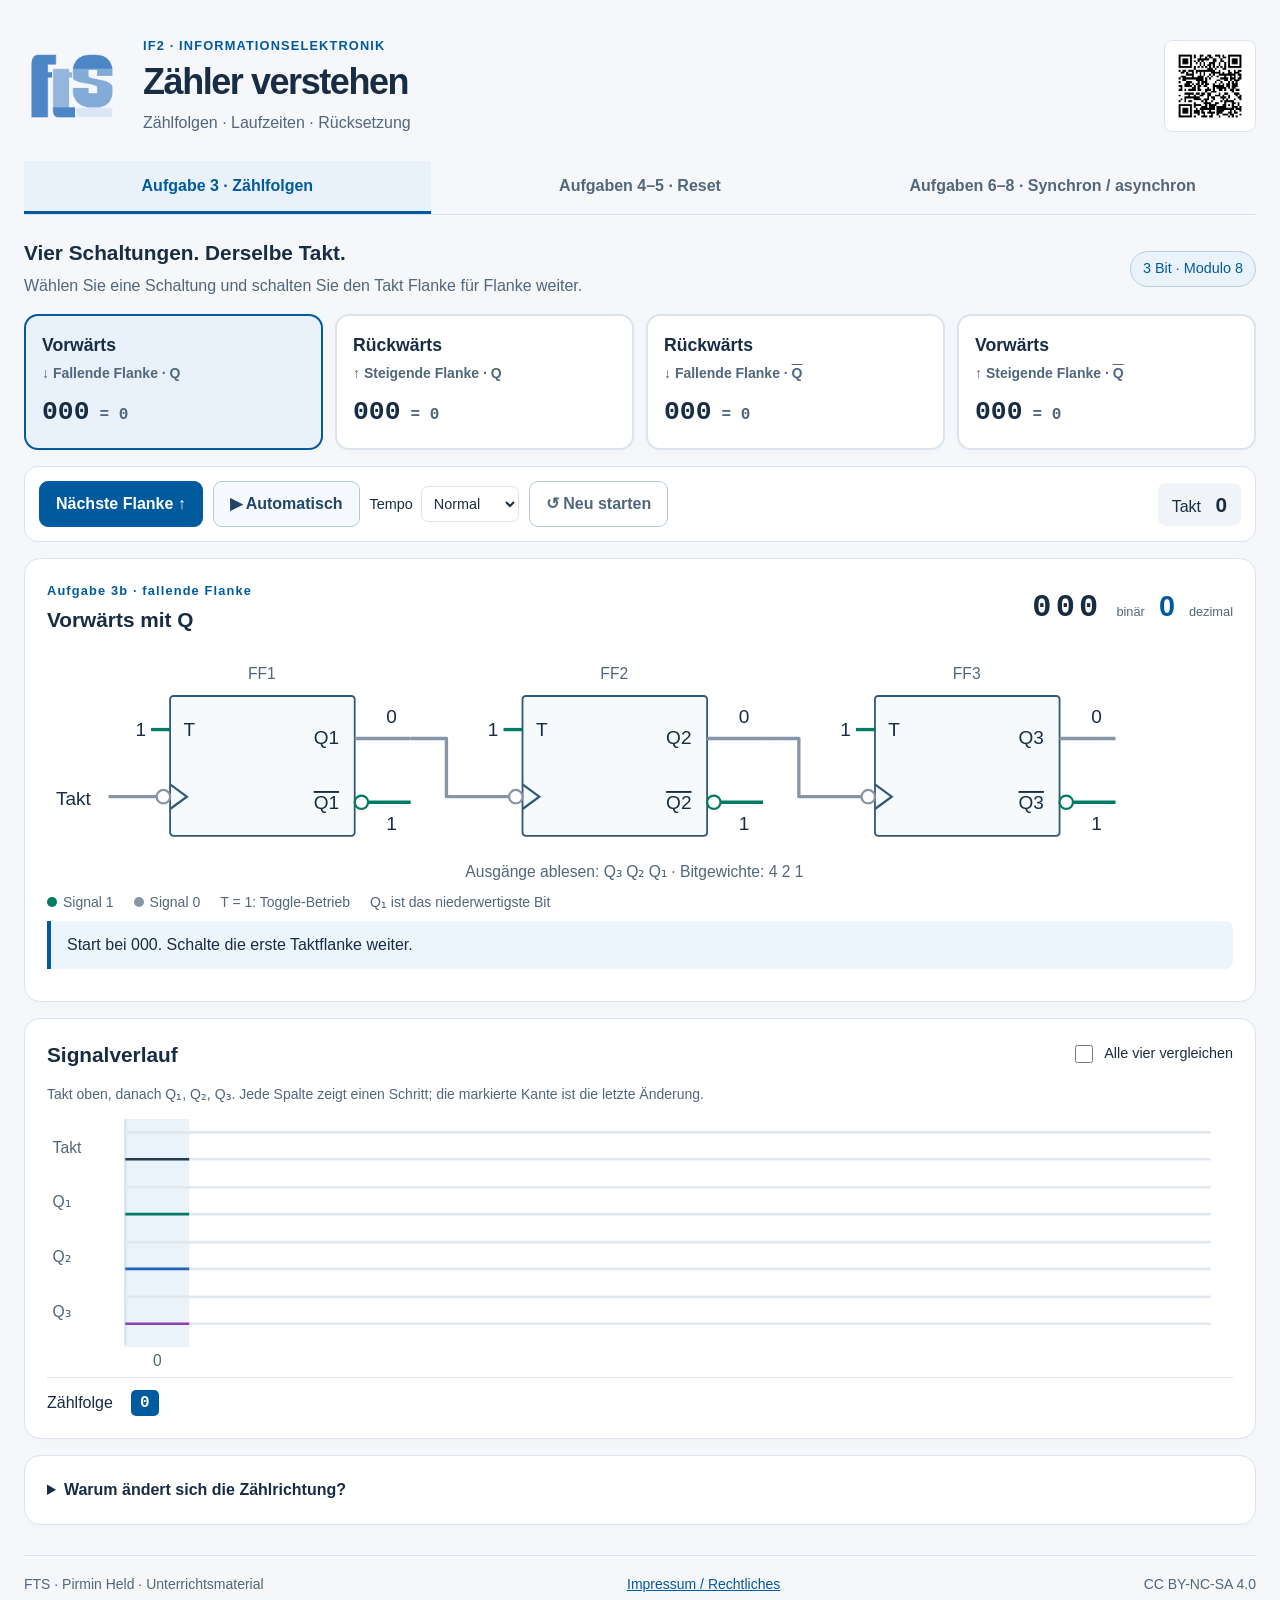
<file: index.html>
<!DOCTYPE html>
<html lang="de">
<head>
<meta charset="utf-8">
<meta name="viewport" content="width=device-width,initial-scale=1">
<meta name="description" content="Interaktive Zähler für den Unterricht: vier T-Flipflop-Schaltungen, Taktflanken, Signalverläufe und synchroner oder asynchroner Reset.">
<title>Zähler verstehen · FTS Informationselektronik</title>
<link rel="stylesheet" href="style.css">
<link rel="stylesheet" href="compare.css">
<script src="counter.js" defer></script>
<script src="app.js" defer></script>
<script src="compare-model.js" defer></script>
<script src="compare-ui.js" defer></script>
</head>
<body>
<div class="wrap">
<header class="masthead">
<img class="logo" src="FTS_logo.png" alt="Staatliche Feintechnikschule" width="110" height="86">
<div class="heading"><span class="eyebrow">IF2 · INFORMATIONSELEKTRONIK</span><h1>Zähler verstehen</h1><p>Zählfolgen · Laufzeiten · Rücksetzung</p></div>
<div class="qr-area"><img id="qr-code" src="QR_Code.png" alt="QR-Code zur Homepage" width="110" height="110" hidden><div id="qr-fallback" class="qr-placeholder" aria-label="Platzhalter für den späteren QR-Code"><span>QR</span><small>Platzhalter</small></div></div>
</header>
<nav class="tabs" aria-label="Lernbereiche">
<button id="tab-counters" class="tab selected" aria-pressed="true">Aufgabe 3 · Zählfolgen</button>
<button id="tab-reset" class="tab" aria-pressed="false">Aufgaben 4–5 · Reset</button>
<button id="tab-comparison" class="tab" aria-pressed="false">Aufgaben 6–8 · Synchron / asynchron</button>
</nav>
<main>
<section id="counter-panel" aria-labelledby="counter-heading">
<div class="section-head"><div><h2 id="counter-heading">Vier Schaltungen. Derselbe Takt.</h2><p>Wählen Sie eine Schaltung und schalten Sie den Takt Flanke für Flanke weiter.</p></div><span class="badge">3 Bit · Modulo 8</span></div>
<div id="variants" class="variant-grid"></div>
<div class="toolbar">
<button id="step" class="primary">Nächste Flanke ↑</button>
<button id="play" aria-pressed="false">▶ Automatisch</button>
<label class="speed">Tempo <select id="speed"><option value="1400">Langsam</option><option value="800" selected>Normal</option><option value="400">Schnell</option></select></label>
<button id="restart" class="quiet">↺ Neu starten</button>
<span id="clock-pill" class="clock-pill">Takt <b>0</b></span>
</div>
<div class="card schematic-card">
<div class="section-head"><div><span id="case-label" class="eyebrow"></span><h2 id="circuit-title"></h2></div><div id="value" class="value" aria-label="Aktueller Zählerstand"></div></div>
<div id="schematic" class="diagram-scroll"></div>
<div class="legend"><span><i class="swatch high"></i> Signal 1</span><span><i class="swatch low"></i> Signal 0</span><span>T = 1: Toggle-Betrieb</span><span>Q₁ ist das niederwertigste Bit</span></div>
<p id="event" class="event" role="status" aria-live="polite"></p>
<div id="chain" class="chain"></div>
</div>
<div class="card waveform-card">
<div class="section-head"><h2>Signalverlauf</h2><label class="check"><input id="compare" type="checkbox"> Alle vier vergleichen</label></div>
<p class="small">Takt oben, danach Q₁, Q₂, Q₃. Jede Spalte zeigt einen Schritt; die markierte Kante ist die letzte Änderung.</p>
<div id="waves"></div>
<div class="sequence-row"><span>Zählfolge</span><div id="sequence" class="sequence"></div></div>
</div>
<details class="card explanation"><summary>Warum ändert sich die Zählrichtung?</summary>
<p>FF1 reagiert auf den externen Takt. FF2 wird von Q₁ oder <span class="over">Q</span>₁ getaktet, FF3 entsprechend von der zweiten Stufe. Jedes T-Flipflop wechselt an seiner aktiven Flanke den Zustand.</p>
<p>Eine steigende Flanke an <span class="over">Q</span> ist eine fallende Flanke an Q. Deshalb kehrt sich beim Wechsel der Weiterleitung die Zählrichtung um. Ändert man gleichzeitig Flanke und Weiterleitung, bleibt die Richtung erhalten.</p>
<table><caption>Zuordnung bei Ablesen von Q₃Q₂Q₁</caption><thead><tr><th>Aktive Flanke</th><th>Weiterleitung</th><th>Zählrichtung</th></tr></thead><tbody><tr><td>fallend</td><td>Q</td><td>vorwärts</td></tr><tr><td>steigend</td><td>Q</td><td>rückwärts</td></tr><tr><td>fallend</td><td><span class="over">Q</span></td><td>rückwärts</td></tr><tr><td>steigend</td><td><span class="over">Q</span></td><td>vorwärts</td></tr></tbody></table>
<p class="small">Idealisierte Darstellung: Reale Asynchronzähler schalten mit kurzen Laufzeiten nacheinander. Hier zeigt das Diagramm die stabilen Zustände ohne diese Verzögerungen; die Ereigniskette nennt ihre Reihenfolge.</p>
</details>
</section>
<section id="reset-panel" hidden aria-labelledby="reset-heading">
<div class="section-head"><div><h2 id="reset-heading">Reset: sofort oder erst an der Flanke?</h2><p>Ein synchroner 2-Bit-Vorwärtszähler zählt 0 → 1 → 2 → 3 → 0.</p></div><span class="badge">2 Bit · Modulo 4</span></div>
<div class="card reset-settings">
<fieldset><legend>Art der Rücksetzung</legend><label><input type="radio" name="reset-mode" value="sync" checked> Synchron</label><label><input type="radio" name="reset-mode" value="async"> Asynchron</label></fieldset>
<p id="reset-rule">R = 1 wird erst an der nächsten steigenden Taktflanke übernommen.</p>
</div>
<div class="toolbar">
<button id="reset-step" class="primary">Nächste Flanke ↑</button>
<button id="reset-toggle" aria-pressed="false">Reset R = 0</button>
<button id="reset-pulse">Kurzer Resetimpuls</button>
<button id="reset-start" class="quiet">↺ Neu starten</button>
</div>
<div class="card">
<div class="section-head"><h2>Ausgangszustand</h2><div id="reset-value" class="value"></div></div>
<div id="reset-diagram" class="diagram-scroll"></div>
<p id="reset-event" class="event" role="status" aria-live="polite">Zählen Sie zunächst einige Flanken weiter. Setzen Sie dann R auf 1.</p>
<div id="reset-wave"></div>
<p class="small">Q₁ hat hier das Bitgewicht 2, Q₀ das Bitgewicht 1. Ein kurzer Resetimpuls liegt vollständig zwischen zwei Taktflanken. Die Taktung wird während des Impulses nicht verändert. Jede Spalte steht für ein Bedienereignis, nicht für eine feste Zeitdauer.</p>
</div>
<div class="card tryout"><h2>Gemeinsam ausprobieren</h2><ol><li>Zählen Sie bis 2. Aktivieren Sie R zwischen zwei Taktflanken: Ändert sich Q sofort?</li><li>Schalten Sie bis zur nächsten steigenden Flanke. Lassen Sie R zunächst auf 1.</li><li>Starten Sie neu und vergleichen Sie einen kurzen Resetimpuls bei synchroner und asynchroner Rücksetzung.</li></ol><p><strong>Merke:</strong> Die Zählerstufen sind hier synchron getaktet. „Asynchroner Reset“ beschreibt ausschließlich die Rücksetzung.</p></div>
</section>

<section id="comparison-panel" hidden aria-labelledby="comparison-heading">
<div class="section-head"><div><span class="worksheet-tag">AUFGABEN 6 &amp; 7</span><h2 id="comparison-heading">Derselbe Zählschritt. Zwei Taktwege.</h2><p class="compare-intro">Untersuchen Sie, wann die Ausgänge umschalten. Beide Zähler reagieren auf fallende Flanken; Q₁ ist das niederwertigste Bit.</p></div><span class="badge">3 Bit · 10 ns pro Flipflop</span></div>
<div class="toolbar comparison-controls">
<label for="compare-start">Startzustand <select id="compare-start"><option value="0">000 · 0</option><option value="1">001 · 1</option><option value="2">010 · 2</option><option value="3" selected>011 · 3</option><option value="4">100 · 4</option><option value="5">101 · 5</option><option value="6">110 · 6</option><option value="7">111 · 7</option></select></label>
<button id="compare-step" class="primary">+10 ns weiter</button><button id="compare-play" aria-pressed="false">▶ Langsam abspielen</button><button id="compare-next" disabled>Nächster Zählvorgang</button><button id="compare-restart" class="quiet">↺ Beispiel 011 → 100</button>
</div>
<div class="time-range"><label for="compare-range">Zeit nach der Taktflanke</label><input id="compare-range" type="range" min="0" max="30" step="10" value="0"><output id="compare-time" for="compare-range" class="time-value">t = 0 ns</output></div>
<div class="compare-grid">
<article class="card"><div class="counter-kind"><div><span class="kind-label">A · Asynchron</span><h3>Takt von Stufe zu Stufe</h3></div></div><div id="async-circuit" class="diagram-scroll"></div><div id="async-bits" class="large-bits" aria-label="Asynchroner Zählerstand"></div><p id="async-decimal" class="reading-note"></p><p id="async-status" class="event compare-status" role="status"></p><div id="async-waves" class="diagram-scroll"></div></article>
<article class="card"><div class="counter-kind"><div><span class="kind-label">B · Synchron</span><h3>Ein gemeinsamer Takt</h3></div></div><div id="sync-circuit" class="diagram-scroll"></div><div id="sync-bits" class="large-bits" aria-label="Synchroner Zählerstand"></div><p id="sync-decimal" class="reading-note"></p><p id="sync-status" class="event compare-status" role="status"></p><div id="sync-waves" class="diagram-scroll"></div></article>
</div>
<div class="time-steps" aria-label="Zeitpunkt wählen"><button id="time-0" aria-pressed="true">0 ns</button><button id="time-10" aria-pressed="false">10 ns</button><button id="time-20" aria-pressed="false">20 ns</button><button id="time-30" aria-pressed="false">30 ns</button></div>
<p id="compare-summary" class="comparison-summary" role="status"></p>
<p class="study-note"><strong>Modell wie auf dem Blatt:</strong> Alle Flipflops haben 10 ns Ausgangsverzögerung. Leitungs- und Gatterlaufzeiten werden vernachlässigt. Beim synchronen Zähler sind die T-Werte <em>vor</em> der Flanke entscheidend. Reale synchrone Zähler können wegen unterschiedlicher Ausgangsverzögerungen ebenfalls kurze Zwischenzustände zeigen.</p>
<details class="card"><summary><strong>Zustandstabelle zum gewählten Übergang aufdecken</strong></summary><div class="table-scroll"><table><caption>Zustände jeweils unmittelbar nach dem angegebenen Zeitpunkt</caption><thead><tr><th>Zeit</th><th>A: asynchron</th><th>B: synchron</th></tr></thead><tbody id="transition-rows"></tbody></table></div></details>
<details class="card"><summary><strong>Gegenüberstellung: Zähleraufbau</strong></summary><div class="table-scroll"><table><thead><tr><th>Merkmal</th><th>Asynchron</th><th>Synchron</th></tr></thead><tbody><tr><th>Taktquelle FF1</th><td>Externer Takt</td><td>Externer Takt</td></tr><tr><th>Taktquelle FF2 / FF3</th><td>Q₁ / Q₂</td><td>Externer Takt für beide</td></tr><tr><th>T-Eingänge</th><td>Alle 1</td><td>1; Q₁; Q₁ ∧ Q₂</td></tr><tr><th>Zustandswechsel</th><td>Nacheinander, ausgelöst durch die Vorgängerstufe</td><td>Ausgelöst durch dieselbe externe Taktflanke</td></tr><tr><th>Stabile Zählfolge</th><td colspan="2">000 → 001 → 010 → 011 → 100 → 101 → 110 → 111 → 000</td></tr></tbody></table></div></details>
<section class="card" aria-labelledby="parallel-heading"><span class="worksheet-tag">AUFGABE 8 · ANSCHLUSS AN AUFGABEN 4 &amp; 5</span><h2 id="parallel-heading">Gleicher Zähleraufbau, unterschiedliche Resetart</h2><p>Beide 2-Bit-Zähler sind <strong>synchron aufgebaut</strong> und zählen an steigenden Flanken. Links ist der Reset synchron, rechts asynchron. Hier gilt wie im bisherigen Blatt: Q₁Q₀ mit Bitgewichten 2 und 1.</p>
<div class="compare-reset-values"><div class="reset-reading"><h3>Synchroner Reset</h3><strong id="parallel-sync">10 = 2</strong><p>Wirkt an der aktiven Taktflanke.</p></div><div class="reset-reading"><h3>Asynchroner Reset</h3><strong id="parallel-async">10 = 2</strong><p>Wirkt unabhängig vom Takt.</p></div></div>
<div class="toolbar"><button id="parallel-pulse" class="primary">Kurzer Resetimpuls</button><button id="parallel-toggle" aria-pressed="false">Reset R = 0</button><button id="parallel-edge">Steigende Taktflanke ↑</button><button id="parallel-restart" class="quiet">↺ Beide auf 2</button></div>
<p id="parallel-status" class="event" role="status"></p><p class="small">R ist aktiv-high. R = 1 hält den asynchronen Zähler auf 00. Der kurze Impuls beginnt und endet zwischen zwei aktiven Flanken. Resetimpulse sind ausreichend lang; Laufzeiten werden hier vernachlässigt.</p>
<div class="table-scroll"><table class="compare-reset-table"><caption>Letzte Bedienereignisse · Zustände nach dem Ereignis</caption><thead><tr><th>Ereignis</th><th>R</th><th>Reset synchron</th><th>Reset asynchron</th></tr></thead><tbody id="parallel-rows"></tbody></table></div>
</section>
<section class="card" aria-labelledby="quiz-heading"><h2 id="quiz-heading">Zwei Begriffe sauber trennen</h2><div class="quiz-grid"><label for="quiz-clock">Woran erkennt man den synchronen Zähleraufbau?<select id="quiz-clock"><option value="">Bitte wählen</option><option value="common">Alle Flipflops erhalten denselben Takt.</option><option value="instant">Die Ausgänge haben keine Laufzeit.</option></select></label><label for="quiz-reset">Kann ein synchroner Zähler einen asynchronen Reset haben?<select id="quiz-reset"><option value="">Bitte wählen</option><option value="yes">Ja, Aufbau und Resetart sind unabhängig.</option><option value="no">Nein, beide müssen synchron sein.</option></select></label></div><p><button id="quiz-check">Antworten prüfen</button></p><p id="quiz-feedback" class="quiz-feedback" role="status"></p></section>
</section>

<noscript><div class="card">Bitte JavaScript aktivieren, um die Zähler zu bedienen.</div></noscript>
</main>
<footer><span>FTS · Pirmin Held · Unterrichtsmaterial</span><a href="impressum.html">Impressum / Rechtliches</a><span>CC BY-NC-SA 4.0</span></footer>
</div>
</body>
</html>
</file>
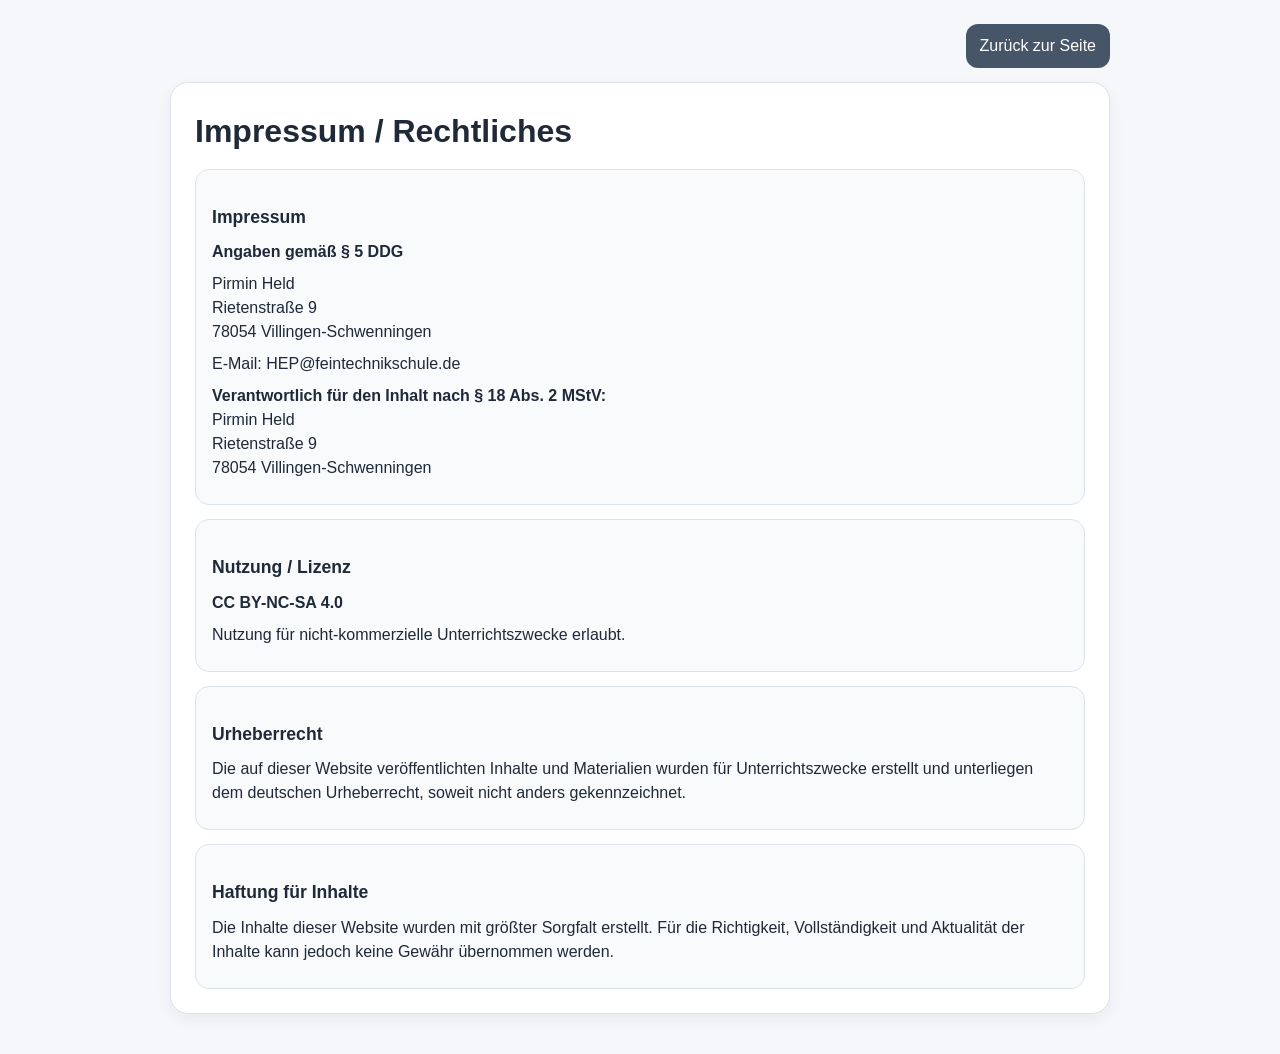
<file: impressum.html>
<!DOCTYPE html>
<html lang="de">
<head>
  <meta charset="UTF-8" />
  <meta name="viewport" content="width=device-width, initial-scale=1.0" />
  <title>Impressum / Rechtliches</title>
  <style>
    :root{
      --bg:#f5f7fb;
      --card:#ffffff;
      --text:#1f2937;
      --muted:#6b7280;
      --border:#dbe3ee;
      --accent:#2563eb;
    }
    *{box-sizing:border-box}
    body{
      margin:0;
      font-family:Arial, Helvetica, sans-serif;
      background:var(--bg);
      color:var(--text);
      line-height:1.5;
    }
    .wrap{
      max-width:980px;
      margin:0 auto;
      padding:24px 20px 40px;
    }
    .top-actions{
      display:flex;
      justify-content:flex-end;
      margin-bottom:14px;
    }
    .backlink{
      color:white;
      background:#475569;
      padding:10px 14px;
      border-radius:12px;
      text-decoration:none;
      display:inline-block;
    }
    .legal{
      background:#fff;
      border:1px solid var(--border);
      border-radius:18px;
      padding:24px;
      box-shadow:0 6px 16px rgba(31,41,55,.06);
    }
    h1,h2{margin:0 0 10px}
    h1{font-size:2rem}
    h2{font-size:1.1rem; margin-top:18px}
    .card{
      background:#f8fafc;
      border:1px solid var(--border);
      border-radius:14px;
      padding:16px;
      margin-top:14px;
    }
    p{margin:8px 0}
    @media (max-width:700px){
      h1{font-size:1.6rem}
    }
  </style>
</head>
<body>
  <div class="wrap">
    <div class="top-actions">
      <a href="index.html" class="backlink">Zurück zur Seite</a>
    </div>

    <section class="legal">
      <h1>Impressum / Rechtliches</h1>

      <div class="card">
        <h2>Impressum</h2>
        <p><strong>Angaben gemäß § 5 DDG</strong></p>
        <p>
          Pirmin Held<br>
          Rietenstraße 9<br>
          78054 Villingen-Schwenningen
        </p>
        <p>E-Mail: HEP@feintechnikschule.de</p>
        <p>
          <strong>Verantwortlich für den Inhalt nach § 18 Abs. 2 MStV:</strong><br>
          Pirmin Held<br>
          Rietenstraße 9<br>
          78054 Villingen-Schwenningen
        </p>
      </div>

      <div class="card">
        <h2>Nutzung / Lizenz</h2>
        <p><strong>CC BY-NC-SA 4.0</strong></p>
        <p>Nutzung für nicht-kommerzielle Unterrichtszwecke erlaubt.</p>
      </div>

      <div class="card">
        <h2>Urheberrecht</h2>
        <p>Die auf dieser Website veröffentlichten Inhalte und Materialien wurden für Unterrichtszwecke erstellt und unterliegen dem deutschen Urheberrecht, soweit nicht anders gekennzeichnet.</p>
      </div>

      <div class="card">
        <h2>Haftung für Inhalte</h2>
        <p>Die Inhalte dieser Website wurden mit größter Sorgfalt erstellt. Für die Richtigkeit, Vollständigkeit und Aktualität der Inhalte kann jedoch keine Gewähr übernommen werden.</p>
      </div>
    </section>
  </div>
</body>
</html>
</file>
<file: style.css>
:root{--bg:#f5f7fb;--card:#fff;--text:#182c43;--muted:#52667c;--border:#dbe3ee;--accent:#005a9e;--high:#007b65;--low:#8695a7;--soft:#e9f2fb;--q1:#007b65;--q2:#2262b8;--q3:#8b3fb0}
button:disabled{opacity:.5;cursor:not-allowed}
.qr-area{flex-shrink:0}.qr-area img{display:block;width:110px;height:110px;object-fit:contain;background:white;padding:6px;border:1px solid var(--border);border-radius:8px}
*{box-sizing:border-box}body{margin:0;background:var(--bg);color:var(--text);font:16px/1.5 'Segoe UI',Arial,sans-serif}.wrap{max-width:1440px;margin:auto;padding:24px}h1,h2,h3,p{margin:0}h1{font-size:2.25rem;line-height:1.2;letter-spacing:-.04em}h2{font-size:1.3rem;line-height:1.3}p{margin-top:8px}.masthead{display:flex;align-items:center;gap:24px;padding:12px 0 26px}.logo{object-fit:contain;width:95px;height:76px}.heading{flex:1}.heading p{color:var(--muted)}.eyebrow{display:block;color:var(--accent);font-size:.8rem;letter-spacing:.09em;font-weight:700;margin-bottom:5px}.qr-placeholder{width:88px;height:88px;border:2px dashed #94a8ba;border-radius:12px;display:grid;place-content:center;text-align:center;color:var(--muted);background:white}.qr-placeholder span{font-size:1.55rem;font-weight:700}.qr-placeholder small{font-size:.75rem}.tabs{display:flex;gap:6px;border-bottom:1px solid var(--border);margin-bottom:24px}.tab{background:transparent;border:0;border-bottom:3px solid transparent;border-radius:0;padding:13px 22px;color:var(--muted)}.tab.selected{color:var(--accent);border-color:var(--accent);background:#e9f2fb}.section-head{display:flex;justify-content:space-between;align-items:center;gap:16px;margin-bottom:16px}.section-head p{color:var(--muted)}.badge{border:1px solid #b8cede;background:#eaf3fa;padding:6px 12px;border-radius:999px;white-space:nowrap;font-size:.9rem;color:var(--accent)}.variant-grid{display:grid;grid-template-columns:repeat(4,1fr);gap:12px}.variant{background:white;text-align:left;padding:16px;border:2px solid var(--border);border-radius:14px;position:relative;color:var(--text);box-shadow:0 3px 10px #18344b04}.variant.selected{border-color:var(--accent);background:var(--soft)}.variant small{display:block;color:var(--muted);font-size:.875rem;margin:4px 0}.variant strong{font-size:1.1rem}.variant .reading{display:flex;align-items:baseline;gap:10px;font-family:Consolas,monospace;margin-top:9px}.variant .reading b{font-size:1.65rem}.variant .reading span{color:var(--muted)}.over{text-decoration:overline}.toolbar{display:flex;align-items:center;gap:10px;flex-wrap:wrap;background:#fff;border:1px solid var(--border);border-radius:14px;padding:14px;margin:16px 0}button,select{font:inherit}button{padding:10px 16px;border:1px solid #b5c8d9;border-radius:9px;background:#f6faff;color:#214666;cursor:pointer;font-weight:600;min-height:44px}button:hover{background:#dfeef9}button:focus-visible,select:focus-visible,input:focus-visible,summary:focus-visible,a:focus-visible{outline:3px solid #dc8a00;outline-offset:3px}button.primary{background:var(--accent);border-color:var(--accent);color:white}button.primary:hover{background:#004678}button[aria-pressed=true]:not(.tab):not(.variant){background:#dcf4ed;border-color:var(--high);color:#005a48}.quiet{background:white;color:var(--muted)}select{padding:8px;border:1px solid var(--border);border-radius:7px;background:white;color:var(--text)}.speed{display:flex;align-items:center;gap:8px;font-size:.9rem}.clock-pill{margin-left:auto;padding:6px 14px;border-radius:8px;background:#f0f4f9}.clock-pill b{font-size:1.3rem;margin-left:10px}.card{padding:22px;border-radius:16px;border:1px solid var(--border);background:var(--card);box-shadow:0 4px 15px #15374f04;margin:16px 0}.value{display:flex;align-items:baseline;gap:14px;white-space:nowrap}.value .binary{font:700 2rem Consolas,monospace;letter-spacing:.13em}.value .decimal{color:var(--accent);font-size:1.8rem;font-weight:700}.value small{color:var(--muted);font-size:.8rem}.diagram-scroll{overflow-x:auto}.circuit{display:block;width:100%;min-width:650px;max-height:245px}.circuit text{font-family:'Segoe UI',Arial,sans-serif;font-size:17px;fill:var(--text)}.circuit .wire{fill:none;stroke-width:3;stroke-linejoin:round}.circuit .box{fill:#f7fafc;stroke:#315777;stroke-width:1.6}.circuit .small-label{font-size:14px;fill:var(--muted)}.legend{display:flex;gap:20px;flex-wrap:wrap;color:var(--muted);font-size:.875rem;margin:8px 0}.legend span{display:flex;align-items:center;gap:6px}.swatch{width:10px;height:10px;border-radius:50%;display:inline-block}.swatch.high{background:var(--high)}.swatch.low{background:var(--low)}.event{padding:12px 16px;background:#edf5fc;border-left:4px solid var(--accent);border-radius:0 8px 8px 0;min-height:48px}.chain{display:flex;gap:8px;flex-wrap:wrap;margin-top:10px}.chain span{font-size:.9rem;padding:4px 10px;border:1px solid var(--border);border-radius:6px}.small{font-size:.875rem;color:var(--muted)}.check{display:flex;gap:8px;align-items:center;font-size:.9rem}input[type=checkbox],input[type=radio]{width:18px;height:18px;accent-color:var(--accent)}.wave-scroll{overflow-x:auto;margin-top:14px}.wave{display:block;width:100%;min-width:640px}.wave text{font:14px 'Segoe UI',Arial,sans-serif;fill:var(--muted)}.wave-title{font-size:1rem;margin-top:14px}.wave path{stroke-linejoin:round;fill:none;stroke-width:2.4}.sequence-row{display:flex;gap:18px;align-items:center;border-top:1px solid var(--border);padding-top:12px;margin-top:8px}.sequence{display:flex;gap:7px;flex-wrap:wrap;font:600 1rem Consolas,monospace}.sequence span{background:#edf3f8;min-width:28px;padding:4px 8px;text-align:center;border-radius:5px}.sequence span:last-child{background:var(--accent);color:white}.explanation summary{cursor:pointer;font-weight:700}.explanation p{max-width:1000px;margin-top:15px}table{width:100%;border-collapse:collapse;margin-top:20px}caption{text-align:left;font-weight:600;padding-bottom:8px}th,td{text-align:left;border:1px solid var(--border);padding:10px}th{background:#edf4fb}.reset-settings{display:flex;align-items:center;gap:32px;flex-wrap:wrap}fieldset{border:0;margin:0;padding:0}legend{font-weight:700;margin-bottom:8px}fieldset label{margin-right:20px;display:inline-flex;align-items:center;gap:6px}.tryout li{margin:8px 0}footer{display:flex;gap:20px;justify-content:space-between;flex-wrap:wrap;border-top:1px solid var(--border);margin-top:30px;padding:18px 0;color:var(--muted);font-size:.875rem}a{color:var(--accent)}[hidden]{display:none!important}@media(max-width:900px){.variant-grid{grid-template-columns:repeat(2,1fr)}.wrap{padding:16px}.section-head{align-items:flex-start}.clock-pill{margin-left:0}.card{padding:16px}}@media(max-width:540px){h1{font-size:1.75rem}.masthead{gap:12px}.logo{width:60px;height:60px}.qr-placeholder{width:64px;height:72px;flex-shrink:0}.heading p{font-size:.875rem}.eyebrow{font-size:.75rem}.tab{font-size:.875rem;padding:12px 9px;flex:1}.section-head{flex-wrap:wrap}.variant{padding:12px}.variant strong{font-size:1rem}.value .binary{font-size:1.6rem}.toolbar button{flex-grow:1}.badge{font-size:.8rem}.sequence-row{align-items:flex-start}.reset-settings{gap:12px}}@media(prefers-reduced-motion:reduce){*{scroll-behavior:auto!important}}@media print{.toolbar,.tabs,.qr-placeholder,footer,.explanation{display:none}.card{break-inside:avoid;box-shadow:none}.wrap{max-width:none;padding:0}body{background:white}}
</file>
<file: compare.css>
.compare-intro{max-width:900px}.compare-grid{display:grid;grid-template-columns:1fr 1fr;gap:18px}.compare-grid .card{margin:0}.comparison-controls{margin-bottom:18px}.comparison-controls label{display:flex;align-items:center;gap:10px}.time-value{font:700 1.3rem Consolas,monospace;color:var(--accent);white-space:nowrap}.counter-kind{display:flex;justify-content:space-between;align-items:center;gap:12px;margin-bottom:12px}.kind-label{font-size:.8rem;text-transform:uppercase;letter-spacing:.09em;color:var(--muted)}.large-bits{display:flex;gap:6px;margin:18px 0 5px}.bit-box{background:#f0f4f8;border:2px solid #91a1b3;border-radius:10px;min-width:60px;padding:6px 15px;text-align:center}.bit-box.on{background:#e2f4ee;border-color:var(--high)}.bit-box small{display:block;font-size:.75rem;color:var(--muted)}.bit-box b{display:block;font:700 2rem Consolas,monospace}.compare-circuit{width:100%;height:auto;min-width:430px;display:block}.compare-circuit text{font:14px 'Segoe UI',Arial,sans-serif;fill:var(--text)}.compare-circuit .ff{fill:#f5f8fc;stroke:#536b82;stroke-width:1.7}.compare-circuit .ff.active{fill:#e2f4ee;stroke:var(--high);stroke-width:2.8}.compare-circuit path{fill:none;stroke:#718398;stroke-width:2}.compare-circuit path.on{stroke:var(--high);stroke-width:3}.compare-circuit .caption{font-size:12px;fill:var(--muted)}.time-steps{display:flex;gap:6px;flex-wrap:wrap;margin-top:12px}.time-steps button{flex:1;min-width:70px}.time-steps button[aria-pressed=true]{background:var(--accent);color:white;border-color:var(--accent)}.compare-status{min-height:64px;margin-top:12px;font-size:.95rem}.reading-note{color:var(--muted);font-size:.85rem}.time-range{display:flex;gap:12px;align-items:center;margin:14px 0}.time-range input{flex:1;min-width:100px;accent-color:var(--accent)}.table-scroll{overflow:auto}.comparison-wave{width:100%;min-width:480px;display:block}.comparison-wave text{fill:var(--muted);font:12px 'Segoe UI',Arial,sans-serif}.comparison-wave path{fill:none;stroke-width:2.3}.study-note{border-left:4px solid #d59524;padding:10px 14px;background:#fff9eb;margin-top:16px}.compare-reset-values{display:grid;grid-template-columns:1fr 1fr;gap:16px;margin:16px 0}.reset-reading{padding:16px;background:#f4f8fc;border:1px solid var(--border);border-radius:12px}.reset-reading strong{display:block;font:700 2rem Consolas,monospace;margin-top:6px}.quiz-grid{display:grid;grid-template-columns:1fr 1fr;gap:12px;margin-top:14px}.quiz-grid label{display:grid;gap:6px}.quiz-feedback{min-height:30px;margin-top:10px}.worksheet-tag{font-size:.8rem;color:var(--accent);font-weight:700;letter-spacing:.04em}.tabs{flex-wrap:wrap}.tabs .tab{flex:1}.masthead .qr-area img{width:92px;height:92px}.download-row{display:flex;gap:16px;flex-wrap:wrap;margin-top:16px}.compare-reset-values h3{font-size:1rem}.comparison-summary{line-height:1.65}.compare-reset-table{font-size:.9rem}.compare-reset-table td,.compare-reset-table th{padding:7px 10px}
@media(max-width:920px){.compare-grid{grid-template-columns:1fr}.compare-circuit{max-width:650px}.compare-status{min-height:0}}
@media(max-width:540px){.masthead .qr-area{display:none}.quiz-grid{grid-template-columns:1fr}.compare-reset-values{gap:8px}.reset-reading{padding:10px}.compare-reset-values h3{font-size:.9rem}.comparison-controls label{flex-wrap:wrap}.comparison-controls button{flex:1}.bit-box{min-width:55px}.time-value{font-size:1.05rem}.tab{min-width:130px}.table-scroll table{min-width:480px}.card{border-radius:12px}}
</file>
